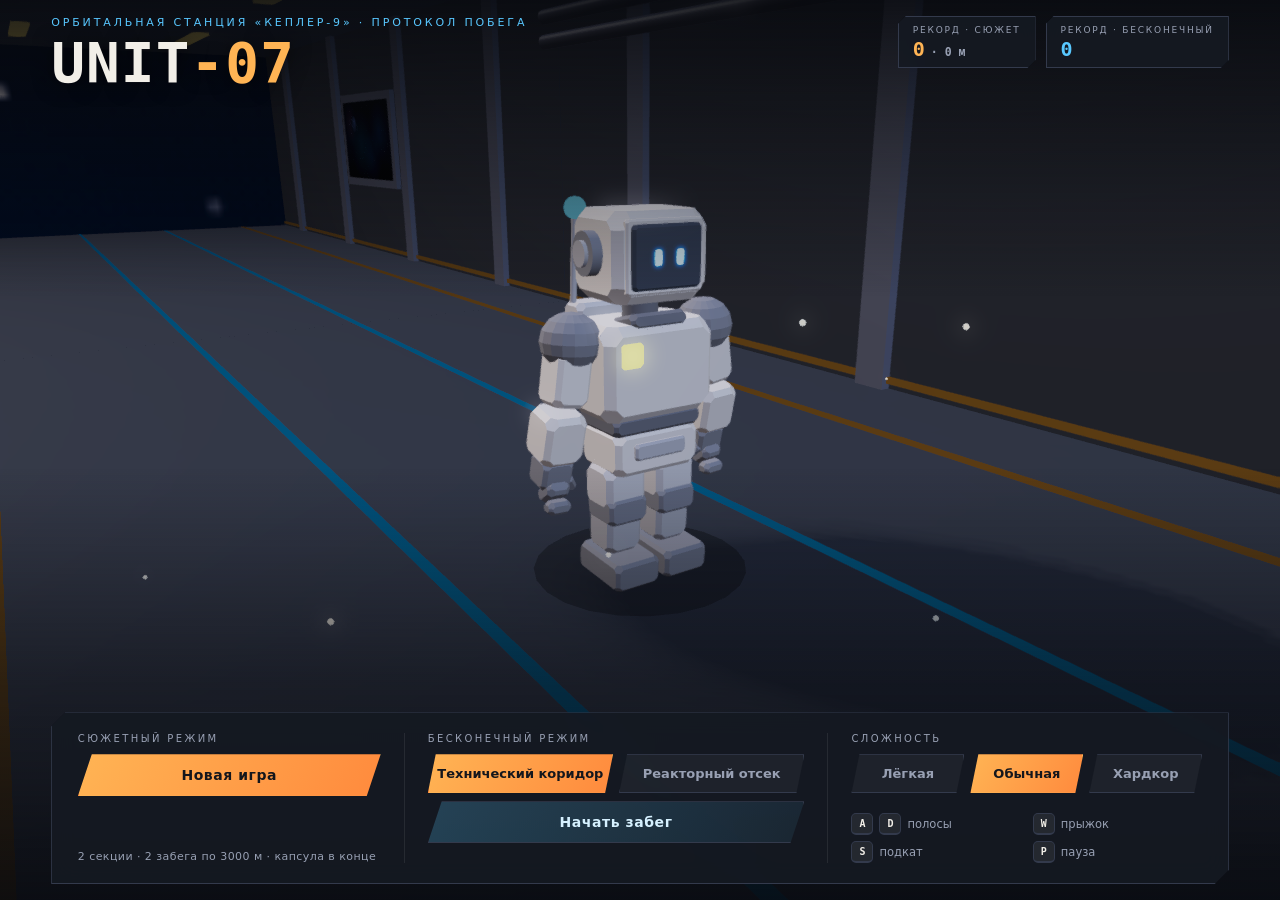
<file: index.html>
<!DOCTYPE html>
<html lang="ru">
<head>
<meta charset="UTF-8">
<meta name="viewport" content="width=device-width, initial-scale=1.0">
<meta name="theme-color" content="#0b0e14">
<link rel="icon" href="data:image/svg+xml,%3Csvg xmlns='http://www.w3.org/2000/svg' viewBox='0 0 24 24'%3E%3Crect width='24' height='24' rx='5' fill='%230b0e14'/%3E%3Crect x='5' y='8' width='14' height='11' rx='2.5' fill='none' stroke='%23ffb454' stroke-width='1.8'/%3E%3Crect x='8.4' y='11.4' width='7.2' height='4.6' rx='1.2' fill='%2359c8ff'/%3E%3Cline x1='12' y1='8' x2='12' y2='4.6' stroke='%23ffb454' stroke-width='1.8'/%3E%3Ccircle cx='12' cy='3.8' r='1.5' fill='%23ffb454'/%3E%3C/svg%3E">
<meta http-equiv="refresh" content="0; url=game.html">
<title>UNIT-07 · Орбитальный забег</title>
<style>
  html, body { height: 100%; margin: 0; overflow: hidden; }
  body {
    background: #0b0e14; color: #98a0b3;
    font: 14px/1.5 "Segoe UI", system-ui, sans-serif;
    display: flex; align-items: center; justify-content: center;
  }
  a { color: #ffb454; }
</style>
<script>location.replace("game.html");</script>
</head>
<body>
<noscript><p>UNIT-07 · Орбитальный забег — <a href="game.html">войти в игру</a>.</p></noscript>
</body>
</html>
</file>
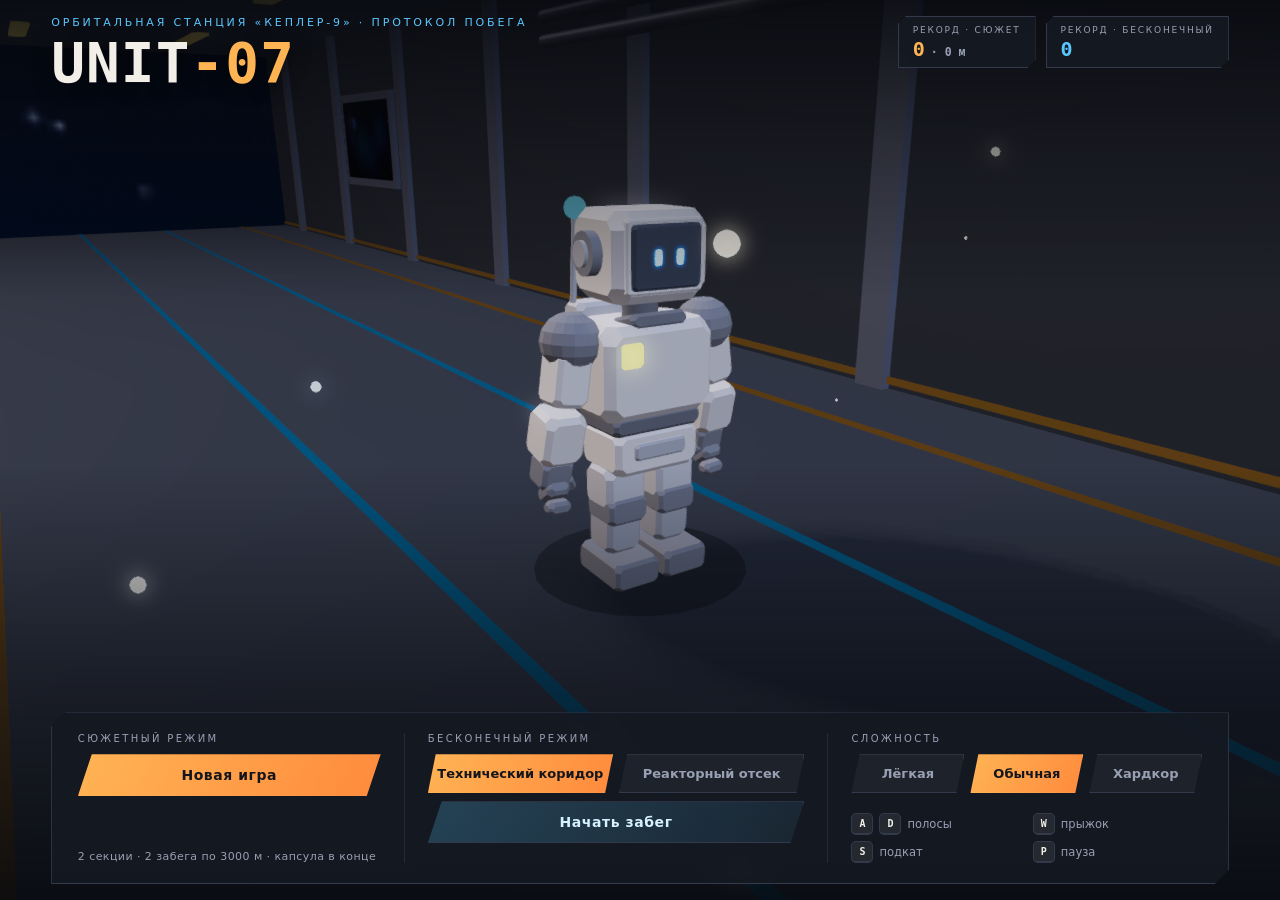
<file: game.html>
<!DOCTYPE html>
<html lang="ru">
<head>
<meta charset="UTF-8">
<meta name="viewport" content="width=device-width, initial-scale=1.0, maximum-scale=1.0, user-scalable=no, viewport-fit=cover">
<meta name="theme-color" content="#0b0e14">
<link rel="icon" href="data:image/svg+xml,%3Csvg xmlns='http://www.w3.org/2000/svg' viewBox='0 0 24 24'%3E%3Crect width='24' height='24' rx='5' fill='%230b0e14'/%3E%3Crect x='5' y='8' width='14' height='11' rx='2.5' fill='none' stroke='%23ffb454' stroke-width='1.8'/%3E%3Crect x='8.4' y='11.4' width='7.2' height='4.6' rx='1.2' fill='%2359c8ff'/%3E%3Cline x1='12' y1='8' x2='12' y2='4.6' stroke='%23ffb454' stroke-width='1.8'/%3E%3Ccircle cx='12' cy='3.8' r='1.5' fill='%23ffb454'/%3E%3C/svg%3E">
<title>UNIT-07 · Орбитальный забег — раннер на BabylonJS</title>
<link rel="stylesheet" href="css/game.css">
</head>
<body>
<canvas id="game"></canvas>

<!-- ======= HUD ======= -->
<div id="hud" aria-hidden="false">
  <div class="hud-left">
    <div class="stat">
      <span class="stat-label">Дистанция</span>
      <span class="stat-value"><b id="distVal">0</b><i>м</i></span>
    </div>
    <div class="stat stat-cells">
      <span class="stat-label">Ячейки</span>
      <span class="stat-value"><svg class="cell-ico" viewBox="0 0 20 20" aria-hidden="true"><path d="M10 1.5 17.4 5.75v8.5L10 18.5 2.6 14.25v-8.5Z" fill="none" stroke="currentColor" stroke-width="1.7"/><circle cx="10" cy="10" r="2.6" fill="currentColor"/></svg><b id="cellVal">0</b></span>
    </div>
    <div class="stat stat-section" id="sectionStat" hidden>
      <span class="stat-label" id="sectionLabel">Секция 1</span>
      <span class="stat-value"><b id="leftVal">3000</b><i>м</i></span>
    </div>
  </div>
  <div class="hud-right">
    <div class="stat stat-best">
      <span class="stat-label">Рекорд</span>
      <span class="stat-value"><b id="bestVal">0</b></span>
    </div>
    <button class="icon-btn" id="soundBtn" title="Звук вкл/выкл" aria-label="Переключить звук">
      <svg viewBox="0 0 24 24" aria-hidden="true"><path class="spk" d="M4 9.5v5h3.6L13 19V5L7.6 9.5H4Z" fill="currentColor"/><path class="wav" d="M16 8.6a4.8 4.8 0 0 1 0 6.8M18.6 6a8.4 8.4 0 0 1 0 12" fill="none" stroke="currentColor" stroke-width="1.8" stroke-linecap="round"/><path class="mut" d="M16.5 9.5l5 5m0-5l-5 5" fill="none" stroke="currentColor" stroke-width="1.9" stroke-linecap="round"/></svg>
    </button>
    <button class="icon-btn" id="pauseBtn" title="Пауза (P)" aria-label="Пауза">
      <svg viewBox="0 0 24 24" aria-hidden="true"><rect x="7" y="5.5" width="3.4" height="13" rx="1" fill="currentColor"/><rect x="13.6" y="5.5" width="3.4" height="13" rx="1" fill="currentColor"/></svg>
    </button>
  </div>
  <div class="hud-speed">
    <span>Скорость</span>
    <div class="speed-track"><div class="speed-fill" id="speedFill"></div></div>
  </div>
  <div id="hint"></div>
  <div class="hud-upgrades" id="hudUpgrades" aria-label="Установленные улучшения" hidden></div>
  <div class="hud-boosts" id="hudBoosts" aria-label="Активные бусты" hidden></div>
</div>

<div id="vignette"></div>
<div id="toast" hidden></div>

<!-- ======= МЕНЮ ======= -->
<div class="overlay menu-overlay" id="menu">
  <header class="menu-top">
    <div class="menu-brand">
      <div class="menu-kicker">Орбитальная станция «Кеплер-9» · протокол побега</div>
      <h1 class="menu-title">UNIT<span>-07</span></h1>
    </div>
    <div class="menu-records">
      <div class="record-chip">
        <span class="record-label">Рекорд · сюжет</span>
        <span class="record-value"><b id="menuBest">0</b><i>· <b id="menuBestDist">0</b> м</i></span>
      </div>
      <div class="record-chip record-endless">
        <span class="record-label">Рекорд · бесконечный</span>
        <span class="record-value"><b id="menuEndlessBest">0</b></span>
      </div>
    </div>
  </header>

  <div class="menu-console">
    <section class="console-card story-card">
      <span class="menu-label">Сюжетный режим</span>
      <div class="btn-col">
        <button class="btn btn-primary" id="continueBtn" hidden>Продолжить<span class="continue-info" id="continueInfo"></span></button>
        <button class="btn btn-ghost" id="startBtn">Новая игра</button>
      </div>
      <p class="story-goal">2 секции · 2 забега по 3000 м · капсула в конце</p>
    </section>

    <section class="console-card endless-card">
      <span class="menu-label">Бесконечный режим</span>
      <div class="seg" id="endlessSeg" role="radiogroup" aria-label="Секция бесконечного режима">
        <button data-section="corridor" role="radio" aria-checked="true" class="on">Технический коридор</button>
        <button data-section="reactor" role="radio" aria-checked="false">Реакторный отсек</button>
      </div>
      <button class="btn btn-cyan" id="endlessBtn">Начать забег</button>
    </section>

    <section class="console-card setup-card">
      <span class="menu-label">Сложность</span>
      <div class="seg" id="diffSeg" role="radiogroup" aria-label="Сложность">
        <button data-diff="easy" role="radio" aria-checked="false">Лёгкая</button>
        <button data-diff="normal" role="radio" aria-checked="true" class="on">Обычная</button>
        <button data-diff="hard" role="radio" aria-checked="false">Хардкор</button>
      </div>
      <div class="controls-guide" id="guideKb">
        <div><kbd>A</kbd><kbd>D</kbd><span>полосы</span></div>
        <div><kbd>W</kbd><span>прыжок</span></div>
        <div><kbd>S</kbd><span>подкат</span></div>
        <div><kbd>P</kbd><span>пауза</span></div>
      </div>
      <div class="controls-guide" id="guideTouch" hidden>
        <div><kbd>←</kbd><kbd>→</kbd><span>полосы</span></div>
        <div><kbd>↑</kbd><span>прыжок</span></div>
        <div><kbd>↓</kbd><span>подкат</span></div>
      </div>
    </section>
  </div>
</div>

<!-- ======= ПАУЗА ======= -->
<div class="overlay" id="pauseOv" hidden>
  <div class="panel small-panel">
    <h2>Пауза</h2>
    <p class="panel-sub">Системы в режиме ожидания.</p>
    <div class="btn-col">
      <button class="btn btn-primary" id="resumeBtn">Продолжить <kbd>P</kbd></button>
      <button class="btn btn-ghost" id="pauseRestartBtn">Заново <kbd>R</kbd></button>
      <button class="btn btn-ghost" id="pauseMenuBtn">В меню</button>
    </div>
  </div>
</div>

<!-- ======= ИТОГИ ======= -->
<div class="overlay" id="overOv" hidden>
  <div class="panel small-panel over-panel">
    <div class="over-kicker">Столкновение зафиксировано</div>
    <h2 class="over-title">Корпус разрушен</h2>
    <div class="over-section" id="overSection" hidden></div>
    <div class="over-stats">
      <div><span>Дистанция</span><b id="overDist">0 м</b></div>
      <div><span>Ячейки</span><b id="overCells">0</b></div>
      <div class="over-score"><span>Счёт</span><b id="overScore">0</b></div>
    </div>
    <div class="over-best">Рекорд: <b id="overBest">0</b><span class="record-badge" id="recordBadge" hidden>Новый рекорд!</span></div>
    <div class="btn-col">
      <button class="btn btn-primary" id="againBtn">Ещё раз <kbd>R</kbd></button>
      <button class="btn btn-ghost" id="overMenuBtn">В меню <kbd>Esc</kbd></button>
    </div>
  </div>
</div>

<!-- ======= СЕРВИСНЫЙ ОТСЕК ======= -->
<div class="overlay center" id="shopOv" hidden>
  <div class="panel small-panel shop-panel">
    <div class="over-kicker shop-kicker">Техническое обслуживание</div>
    <h2>Сервисный отсек</h2>
    <p class="panel-sub" id="shopFlavor"></p>
    <div class="shop-wallet">Энергоячейки: <b id="shopWallet">0</b></div>
    <div class="shop-cards" id="shopCards"></div>
    <div class="btn-col">
      <button class="btn btn-primary" id="shopContinueBtn">Продолжить <kbd>Space</kbd></button>
    </div>
  </div>
</div>

<!-- ======= ШЛЮЗ ======= -->
<div class="overlay center" id="airlockOv" hidden>
  <div class="panel small-panel">
    <div class="over-kicker airlock-kicker">Шлюз</div>
    <h2 id="airlockTitle">Реакторный отсек</h2>
    <p class="panel-sub">Выравнивание давления…</p>
    <div class="btn-col">
      <button class="btn btn-primary" id="airlockBtn">Войти в секцию <kbd>Space</kbd></button>
    </div>
  </div>
</div>

<!-- ======= ПОБЕДА ======= -->
<div class="overlay center" id="victoryOv" hidden>
  <div class="panel small-panel victory-panel">
    <div class="over-kicker victory-kicker">Протокол побега выполнен</div>
    <h2 class="victory-title">Эвакуация завершена</h2>
    <p class="panel-sub victory-line">Капсула стыкуется с транспортником. Где-то там шестеро юнитов его серии — может быть, он их найдёт. А пока — он справился. Как всегда.</p>
    <div class="over-stats">
      <div><span>Счёт</span><b id="victoryScore">0</b></div>
      <div><span>Ячейки</span><b id="victoryCells">0</b></div>
    </div>
    <div class="btn-col">
      <button class="btn btn-primary" id="victoryAgainBtn">Новая игра</button>
      <button class="btn btn-ghost" id="victoryMenuBtn">В меню <kbd>Esc</kbd></button>
    </div>
  </div>
</div>

<div id="loading"><div class="ring"></div><span>Сборка станции…</span></div>
<div id="fatal" hidden></div>

<script src="vendor/babylon.js"></script>
<script src="js/chamfer.js"></script>
<script src="js/robot.js"></script>
<script src="js/game-state.js"></script>
<script src="js/boosts.js"></script>
<script src="js/platforms.js"></script>
<script src="js/game.js"></script>
</body>
</html>
</file>
<file: css/game.css>
/* UNIT-07 · Орбитальный забег — интерфейс игры.
   Палитра наследована от вьювера: графит, фарфор, янтарь, циан. */

:root {
  --bg: #0b0e14;
  --surface: rgba(21, 25, 34, 0.92);
  --surface-2: rgba(31, 36, 48, 0.95);
  --line: #333a4c;
  --text: #f2efe8;
  --muted: #98a0b3;
  --amber: #ffb454;
  --amber-deep: #ff8a3d;
  --cyan: #59c8ff;
  --red: #ff6b6b;
  --chamfer: 14px;
  --font: "Segoe UI", system-ui, -apple-system, Roboto, "Helvetica Neue", Arial, sans-serif;
  --mono: "Cascadia Code", Consolas, "SF Mono", Menlo, monospace;
}

* { margin: 0; padding: 0; box-sizing: border-box; }
[hidden] { display: none !important; }
html, body { height: 100%; overflow: hidden; }
body {
  background: var(--bg);
  color: var(--text);
  font-family: var(--font);
  -webkit-user-select: none; user-select: none;
  -webkit-tap-highlight-color: transparent;
  overscroll-behavior: none;
}

#game {
  position: fixed; inset: 0;
  width: 100%; height: 100%;
  display: block; outline: none;
  touch-action: none;
}

/* ---------- кастомные скроллбары ---------- */
.panel::-webkit-scrollbar { width: 8px; }
.panel::-webkit-scrollbar-track { background: rgba(255,255,255,.04); }
.panel::-webkit-scrollbar-thumb {
  background: linear-gradient(180deg, var(--amber), var(--amber-deep));
  border-radius: 4px;
}
.panel { scrollbar-width: thin; scrollbar-color: var(--amber-deep) rgba(255,255,255,.05); }

/* ---------- HUD ---------- */
#hud {
  position: fixed; inset: 0;
  pointer-events: none;
  z-index: 10;
  padding: max(14px, env(safe-area-inset-top)) max(16px, env(safe-area-inset-right)) max(14px, env(safe-area-inset-bottom)) max(16px, env(safe-area-inset-left));
  opacity: 0;
  transition: opacity .4s ease;
}
#hud.on { opacity: 1; }

.hud-left, .hud-right {
  position: absolute; top: max(14px, env(safe-area-inset-top));
  display: flex; gap: 18px; align-items: flex-start;
}
.hud-left { left: max(16px, env(safe-area-inset-left)); }
.hud-right { right: max(16px, env(safe-area-inset-right)); align-items: center; }

.stat { display: flex; flex-direction: column; gap: 2px; }
.stat-label {
  font-size: 10px; letter-spacing: .22em; text-transform: uppercase;
  color: var(--muted);
}
.stat-value {
  font-family: var(--mono); font-size: 26px; font-weight: 700;
  line-height: 1; display: flex; align-items: baseline; gap: 5px;
  text-shadow: 0 2px 12px rgba(0,0,0,.65);
}
.stat-value i { font-style: normal; font-size: 13px; color: var(--muted); }
.stat-cells .stat-value { color: var(--cyan); align-items: center; }
.stat-cells .stat-value.pulse { animation: cellPulse .35s ease; }
@keyframes cellPulse { 30% { transform: scale(1.22); filter: brightness(1.6); } }
.cell-ico { width: 17px; height: 17px; }
.stat-best .stat-value { font-size: 17px; color: var(--amber); }
.stat-best { align-items: flex-end; margin-right: 6px; }

.icon-btn {
  pointer-events: auto;
  width: 46px; height: 46px;
  display: grid; place-items: center;
  background: var(--surface);
  border: 1px solid var(--line);
  color: var(--text);
  cursor: pointer;
  clip-path: polygon(9px 0, 100% 0, 100% calc(100% - 9px), calc(100% - 9px) 100%, 0 100%, 0 9px);
  transition: background .15s, color .15s, transform .1s;
}
.icon-btn:hover { background: var(--surface-2); color: var(--amber); }
.icon-btn:active { transform: scale(.93); }
.icon-btn svg { width: 22px; height: 22px; }
#soundBtn .mut { display: none; }
#soundBtn.muted .wav { display: none; }
#soundBtn.muted .mut { display: block; }
#soundBtn.muted { color: var(--muted); }
#pauseBtn:disabled { opacity: .35; pointer-events: none; }

.hud-speed {
  position: absolute; left: max(16px, env(safe-area-inset-left));
  bottom: max(16px, env(safe-area-inset-bottom));
  display: flex; flex-direction: column; gap: 5px;
}
.hud-speed span {
  font-size: 9px; letter-spacing: .24em; text-transform: uppercase; color: var(--muted);
}
.speed-track {
  width: 150px; height: 5px;
  background: rgba(255,255,255,.09);
  clip-path: polygon(2px 0, 100% 0, calc(100% - 2px) 100%, 0 100%);
  overflow: hidden;
}
.speed-fill {
  height: 100%; width: 100%;
  background: linear-gradient(90deg, var(--cyan), var(--amber) 70%, var(--amber-deep));
  transform-origin: left; transform: scaleX(0);
  transition: transform .25s linear;
}

#hint {
  position: absolute; left: 50%; bottom: max(18px, env(safe-area-inset-bottom));
  transform: translateX(-50%);
  font-size: 12.5px; color: var(--muted);
  background: rgba(11,14,20,.55);
  padding: 7px 16px;
  border: 1px solid rgba(255,255,255,.07);
  clip-path: polygon(8px 0, 100% 0, calc(100% - 8px) 100%, 0 100%);
  white-space: nowrap;
  transition: opacity .8s ease;
}
#hint.fade { opacity: 0; }
#hint b { color: var(--text); font-weight: 600; }

/* ---------- HUD: панель купленных улучшений ---------- */
.hud-upgrades {
  position: absolute; right: max(16px, env(safe-area-inset-right));
  bottom: max(16px, env(safe-area-inset-bottom));
  display: flex; gap: 8px;
}
.up-chip {
  display: flex; align-items: center; gap: 6px;
  padding: 7px 10px;
  background: var(--surface);
  border: 1px solid var(--line);
  backdrop-filter: blur(8px); -webkit-backdrop-filter: blur(8px);
  clip-path: polygon(7px 0, 100% 0, 100% calc(100% - 7px), calc(100% - 7px) 100%, 0 100%, 0 7px);
}
.up-chip svg { width: 18px; height: 18px; flex: none; color: var(--amber); }
.up-chip b {
  font: 700 15px/1 var(--mono); color: var(--text);
  min-width: 9px; text-align: center;
  text-shadow: 0 2px 10px rgba(0,0,0,.6);
}
.up-chip.armor svg, .up-chip.armor b { color: var(--cyan); }
.up-chip.armor.empty { border-color: rgba(255,107,107,.45); }
.up-chip.armor.empty b { color: var(--red); }
.up-chip.pop { animation: chipIn .35s cubic-bezier(.2,1.4,.4,1); }
.up-chip.pulse { animation: chipPulse .45s ease; }
@keyframes chipIn { from { opacity: 0; transform: translateY(10px) scale(.7); } }
@keyframes chipPulse { 30% { transform: scale(1.14); filter: brightness(1.6); } }

/* ---------- HUD: активные бусты (ряд над панелью улучшений) ---------- */
.hud-boosts {
  position: absolute; right: max(16px, env(safe-area-inset-right));
  bottom: calc(max(16px, env(safe-area-inset-bottom)) + 42px);
  display: flex; gap: 8px;
}
.boost-chip {
  display: flex; align-items: center; gap: 6px;
  padding: 7px 10px;
  background: var(--surface);
  border: 1px solid var(--line);
  backdrop-filter: blur(8px); -webkit-backdrop-filter: blur(8px);
  clip-path: polygon(7px 0, 100% 0, 100% calc(100% - 7px), calc(100% - 7px) 100%, 0 100%, 0 7px);
  filter: drop-shadow(0 0 5px currentColor);
}
.boost-chip svg { width: 18px; height: 18px; flex: none; }
.boost-chip b {
  font: 700 15px/1 var(--mono); color: inherit;
  min-width: 9px; text-align: center;
  text-shadow: 0 2px 10px rgba(0,0,0,.6);
}
.boost-chip.pop { animation: chipIn .35s cubic-bezier(.2,1.4,.4,1); }
.boost-chip.pulse { animation: chipPulse .45s ease; }

/* ---------- вспышка урона / тост ---------- */
#vignette {
  position: fixed; inset: 0; z-index: 9; pointer-events: none;
  background: radial-gradient(ellipse at center, transparent 42%, rgba(255,60,50,.55) 100%);
  opacity: 0; transition: opacity .5s ease;
}
#vignette.hit { opacity: 1; transition: opacity .06s ease; }

#toast {
  position: fixed; left: 50%; top: 24%;
  transform: translateX(-50%);
  z-index: 12; pointer-events: none;
  font-family: var(--mono); font-size: clamp(22px, 4.5vw, 40px); font-weight: 700;
  letter-spacing: .14em;
  color: var(--text);
  text-shadow: 0 0 24px rgba(255,180,84,.55), 0 2px 10px rgba(0,0,0,.7);
  padding: 10px 30px;
  background: rgba(11,14,20,.5);
  border: 1px solid rgba(255,180,84,.35);
  clip-path: polygon(var(--chamfer) 0, 100% 0, calc(100% - var(--chamfer)) 100%, 0 100%);
  animation: toastIn .3s ease;
}
#toast.cyan { color: var(--cyan); border-color: rgba(89,200,255,.4); text-shadow: 0 0 24px rgba(89,200,255,.55), 0 2px 10px rgba(0,0,0,.7); }
@keyframes toastIn { from { opacity: 0; transform: translateX(-50%) scale(.8); } }

/* ---------- оверлеи ---------- */
.overlay {
  position: fixed; inset: 0; z-index: 20;
  display: flex; align-items: center;
  background: linear-gradient(100deg, rgba(8,10,16,.88) 0%, rgba(8,10,16,.55) 46%, rgba(8,10,16,.12) 100%);
  animation: ovIn .35s ease;
}
.overlay[hidden] { display: none; }
@keyframes ovIn { from { opacity: 0; } }

.panel {
  background: var(--surface);
  border: 1px solid var(--line);
  backdrop-filter: blur(10px);
  -webkit-backdrop-filter: blur(10px);
  clip-path: polygon(var(--chamfer) 0, 100% 0, 100% calc(100% - var(--chamfer)), calc(100% - var(--chamfer)) 100%, 0 100%, 0 var(--chamfer));
  padding: 34px 38px;
  max-height: calc(100vh - 32px);
  overflow-y: auto;
}
.small-panel {
  margin: 0 auto; width: min(430px, calc(100vw - 36px));
  text-align: center;
}
.overlay.center { background: rgba(8,10,16,.72); justify-content: center; }

/* ---------- стартовое меню: консоль на всю ширину, без прокрутки ---------- */
.menu-overlay {
  flex-direction: column; align-items: stretch; justify-content: space-between;
  overflow: hidden;
  gap: clamp(8px, 1.5vh, 18px);
  padding: max(16px, env(safe-area-inset-top)) clamp(16px, 4vw, 56px) max(16px, env(safe-area-inset-bottom));
  background: linear-gradient(180deg,
    rgba(7,9,14,.88) 0%, rgba(7,9,14,.45) 15%, rgba(7,9,14,0) 33%,
    rgba(7,9,14,0) 52%, rgba(7,9,14,.55) 76%, rgba(7,9,14,.9) 100%);
}
.menu-top { display: flex; justify-content: space-between; align-items: flex-start; gap: 16px; animation: menuTopIn .45s ease both; }
@keyframes menuTopIn { from { opacity: 0; transform: translateY(-10px); } }
.menu-kicker {
  font-size: clamp(9px, 1.1vw, 11px); letter-spacing: .26em; text-transform: uppercase;
  color: var(--cyan); margin-bottom: 7px;
}
.menu-title {
  font-family: var(--mono);
  font-size: clamp(30px, 4.6vw, 56px);
  font-weight: 800; line-height: .95; letter-spacing: .02em;
  text-shadow: 0 2px 20px rgba(0,0,0,.65);
}
.menu-title span { color: var(--amber); }

.menu-records { display: flex; gap: 10px; }
.record-chip {
  display: flex; flex-direction: column; gap: 4px;
  min-width: 132px; padding: 8px 14px;
  background: var(--surface); border: 1px solid var(--line);
  backdrop-filter: blur(8px); -webkit-backdrop-filter: blur(8px);
  clip-path: polygon(8px 0, 100% 0, 100% calc(100% - 8px), calc(100% - 8px) 100%, 0 100%, 0 8px);
}
.record-label {
  font-size: 9px; letter-spacing: .2em; text-transform: uppercase;
  color: var(--muted); white-space: nowrap;
}
.record-value {
  display: flex; align-items: baseline; gap: 6px;
  font: 700 20px/1 var(--mono); color: var(--amber);
}
.record-value i { font: 600 11.5px var(--mono); font-style: normal; color: var(--muted); }
.record-endless .record-value { color: var(--cyan); }

.menu-console {
  width: min(1560px, 100%); margin-inline: auto;
  display: grid; grid-template-columns: minmax(230px, 1fr) minmax(300px, 1.3fr) minmax(280px, 1.15fr);
  background: var(--surface); border: 1px solid var(--line);
  backdrop-filter: blur(12px); -webkit-backdrop-filter: blur(12px);
  clip-path: polygon(var(--chamfer) 0, 100% 0, 100% calc(100% - var(--chamfer)), calc(100% - var(--chamfer)) 100%, 0 100%, 0 var(--chamfer));
  padding: clamp(14px, 2.2vh, 22px) clamp(16px, 2vw, 28px);
  animation: menuConsoleIn .5s cubic-bezier(.2, .9, .3, 1) both;
}
@keyframes menuConsoleIn { from { opacity: 0; transform: translateY(16px); } }
.menu-console .btn:focus-visible, .menu-console .seg button:focus-visible { outline: 2px solid var(--cyan); outline-offset: -3px; }
@media (prefers-reduced-motion: reduce) {
  .menu-top, .menu-console, .story-card .btn-primary, .btn-cyan,
  .up-chip.pop, .up-chip.pulse, .boost-chip.pop, .boost-chip.pulse, .shop-card.bought { animation: none; }
}
.console-card { display: flex; flex-direction: column; min-width: 0; padding: 0 clamp(14px, 1.8vw, 28px); }
.console-card:first-child { padding-left: 0; }
.console-card:last-child { padding-right: 0; }
.console-card + .console-card { border-left: 1px solid rgba(255,255,255,.08); }
.menu-label {
  display: block; font-size: 10px; letter-spacing: .24em; text-transform: uppercase;
  color: var(--muted); margin-bottom: clamp(7px, 1.2vh, 10px);
}
.menu-console .btn { width: 100%; padding: 12px 18px; font-size: 14px; }
.menu-console .btn-col { margin-top: 0; gap: 8px; }
.menu-console .seg { margin-bottom: 8px; }
.menu-console kbd { min-width: 22px; height: 22px; font-size: 10px; padding: 0 5px; }
.story-card .btn-primary { animation: amberPulse 2.6s ease-in-out infinite; }
.story-goal { margin-top: auto; padding-top: 10px; font-size: 11px; letter-spacing: .04em; color: var(--muted); }
@keyframes amberPulse {
  0%, 100% { filter: drop-shadow(0 0 2px rgba(255,138,61,.2)); }
  50% { filter: drop-shadow(0 0 14px rgba(255,138,61,.55)); }
}
.btn-cyan {
  color: #d6f1ff;
  background: linear-gradient(120deg, rgba(89,200,255,.24), rgba(89,200,255,.08));
  border-color: rgba(89,200,255,.55);
  animation: cyanPulse 2.8s ease-in-out infinite;
}
.btn-cyan:hover { border-color: var(--cyan); background: linear-gradient(120deg, rgba(89,200,255,.34), rgba(89,200,255,.14)); }
@keyframes cyanPulse {
  0%, 100% { filter: drop-shadow(0 0 2px rgba(89,200,255,.15)); }
  50% { filter: drop-shadow(0 0 12px rgba(89,200,255,.45)); }
}

.seg { display: flex; gap: 6px; }
.seg button {
  flex: 1; padding: 11px 6px;
  font: 600 13px var(--font);
  color: var(--muted);
  background: rgba(255,255,255,.045);
  border: 1px solid var(--line);
  cursor: pointer;
  clip-path: polygon(8px 0, 100% 0, calc(100% - 8px) 100%, 0 100%);
  transition: color .15s, background .15s;
}
.seg button:hover { color: var(--text); }
.seg button.on {
  color: #14161c;
  background: linear-gradient(120deg, var(--amber), var(--amber-deep));
  border-color: transparent;
}

.controls-guide { display: grid; grid-template-columns: 1fr 1fr; gap: 6px 12px; margin-top: clamp(8px, 1.4vh, 12px); }
.controls-guide > div { display: flex; align-items: center; gap: 6px; font-size: 11.5px; color: var(--muted); white-space: nowrap; }
#guideTouch { display: flex; flex-wrap: wrap; gap: 6px 14px; }
kbd {
  font: 700 11px var(--mono);
  min-width: 26px; height: 26px;
  display: inline-flex; align-items: center; justify-content: center;
  padding: 0 6px;
  color: var(--text);
  background: rgba(255,255,255,.07);
  border: 1px solid var(--line);
  border-bottom-width: 2.5px;
  border-radius: 5px;
}
.btn kbd { margin-left: 8px; background: rgba(0,0,0,.18); border-color: rgba(0,0,0,.25); color: inherit; }

.btn {
  pointer-events: auto;
  font: 700 15px var(--font);
  letter-spacing: .04em;
  padding: 14px 26px;
  border: 1px solid var(--line);
  cursor: pointer;
  clip-path: polygon(var(--chamfer) 0, 100% 0, calc(100% - var(--chamfer)) 100%, 0 100%);
  transition: filter .15s, transform .1s, background .15s;
  display: inline-flex; align-items: center; justify-content: center;
}
.btn:active { transform: scale(.97); }
.btn-primary {
  color: #14161c;
  background: linear-gradient(120deg, var(--amber), var(--amber-deep));
  border-color: transparent;
}
.btn-primary:hover { filter: brightness(1.1); }
.btn-ghost { color: var(--text); background: rgba(255,255,255,.05); }
.btn-ghost:hover { background: rgba(255,255,255,.1); }
.btn-col { display: flex; flex-direction: column; gap: 10px; margin-top: 22px; }

.small-panel h2 { font-size: 30px; letter-spacing: .06em; margin-bottom: 6px; }
.panel-sub { color: var(--muted); font-size: 13.5px; }

.over-kicker { font-size: 10.5px; letter-spacing: .26em; text-transform: uppercase; color: var(--red); margin-bottom: 8px; }
.over-title { color: var(--red); margin-bottom: 20px; }
.over-stats {
  display: grid; grid-template-columns: 1fr 1fr; gap: 10px;
  text-align: left; margin-bottom: 14px;
}
.over-stats > div {
  background: rgba(255,255,255,.045);
  border: 1px solid var(--line);
  padding: 12px 14px;
  clip-path: polygon(8px 0, 100% 0, calc(100% - 8px) 100%, 0 100%);
}
.over-stats span { display: block; font-size: 10px; letter-spacing: .2em; text-transform: uppercase; color: var(--muted); margin-bottom: 5px; }
.over-stats b { font: 700 22px var(--mono); }
.over-score { grid-column: 1 / -1; border-color: rgba(255,180,84,.4) !important; }
.over-score b { color: var(--amber); font-size: 30px; }
.over-best { font-size: 13.5px; color: var(--muted); }
.over-best b { color: var(--text); font-family: var(--mono); }
.record-badge {
  display: inline-block; margin-left: 10px;
  font: 700 11px var(--font); letter-spacing: .1em; text-transform: uppercase;
  color: #14161c; background: var(--cyan);
  padding: 4px 10px;
  clip-path: polygon(6px 0, 100% 0, calc(100% - 6px) 100%, 0 100%);
  animation: badgePop .5s cubic-bezier(.2,1.6,.4,1);
}
@keyframes badgePop { from { transform: scale(0); } }

/* ---------- сервисный отсек / шлюз / победа ---------- */
/* шире прочих панелей: сетка 2×2 карточек с иконками и уровнями */
#shopOv .panel { width: min(560px, calc(100vw - 36px)); }
.shop-kicker { color: var(--cyan); }
.shop-wallet { font: 700 15px var(--mono); color: var(--amber); margin: 14px 0; }
.shop-cards { display: grid; grid-template-columns: 1fr 1fr; gap: 10px; text-align: left; }
.shop-card {
  display: flex; flex-direction: column; gap: 6px;
  min-width: 0;
  background: rgba(255,255,255,.045);
  border: 1px solid var(--line);
  padding: 12px 14px;
  clip-path: polygon(8px 0, 100% 0, calc(100% - 8px) 100%, 0 100%);
}
.shop-head { display: flex; align-items: center; gap: 8px; }
.shop-ico { display: inline-flex; flex: none; color: var(--amber); }
.shop-ico svg { width: 22px; height: 22px; }
.shop-card.armor .shop-ico { color: var(--cyan); }
.shop-head h3 { flex: 1; min-width: 0; overflow-wrap: break-word; }
.shop-card h3 { font-size: 14px; letter-spacing: .04em; }
.shop-lvl { font: 700 10.5px var(--mono); letter-spacing: .02em; color: var(--muted); white-space: nowrap; margin-left: auto; }
.shop-lvl.has { color: var(--cyan); }
.shop-lvl.max { color: var(--amber); }
.shop-lvl.stock { color: var(--cyan); }
.shop-lvl.stock.zero { color: var(--red); }
.shop-card.bought { animation: cardBought .55s ease; }
@keyframes cardBought { 25% { filter: brightness(1.45); border-color: var(--amber); } }
.shop-card p { font-size: 11.5px; color: var(--muted); line-height: 1.4; }
.shop-pips { display: flex; gap: 4px; align-items: center; }
.pip { width: 16px; height: 5px; background: rgba(255,255,255,.12); }
.pip.on { background: var(--cyan); box-shadow: 0 0 8px rgba(89,200,255,.6); }
.shop-buy {
  margin-top: auto;
  font: 700 12px var(--font); letter-spacing: .04em;
  padding: 8px 10px;
  color: #14161c;
  background: linear-gradient(120deg, var(--amber), var(--amber-deep));
  border: none; cursor: pointer;
  clip-path: polygon(6px 0, 100% 0, calc(100% - 6px) 100%, 0 100%);
  transition: filter .15s;
}
.shop-buy:not(:disabled):hover { filter: brightness(1.1); }
.shop-buy:disabled { background: rgba(255,255,255,.08); color: var(--muted); cursor: default; }
.airlock-kicker { color: var(--amber); }
.victory-kicker { color: var(--cyan); }
.victory-title { color: var(--cyan); margin-bottom: 12px; }
.victory-line { margin-bottom: 16px; line-height: 1.5; }
.over-section { font-size: 12px; letter-spacing: .14em; text-transform: uppercase; color: var(--muted); margin-bottom: 14px; }
.continue-info { display: block; font: 600 10px var(--mono); opacity: .85; margin-top: 3px; letter-spacing: .02em; }
#continueBtn { flex-direction: column; gap: 0; }
.stat-section .stat-value { font-size: 17px; }

/* ---------- загрузка / ошибка ---------- */
#loading {
  position: fixed; inset: 0; z-index: 50;
  display: flex; flex-direction: column; gap: 18px;
  align-items: center; justify-content: center;
  background: var(--bg);
  color: var(--muted); font-size: 13px; letter-spacing: .18em; text-transform: uppercase;
  transition: opacity .5s ease;
}
#loading.done { opacity: 0; pointer-events: none; }
.ring {
  width: 46px; height: 46px;
  border: 3px solid rgba(255,180,84,.15);
  border-top-color: var(--amber);
  border-radius: 50%;
  animation: spin 1s linear infinite;
}
@keyframes spin { to { transform: rotate(360deg); } }

#fatal {
  position: fixed; inset: 0; z-index: 60;
  display: flex; align-items: center; justify-content: center;
  background: var(--bg); color: var(--red);
  font-size: 15px; padding: 30px; text-align: center;
}
#fatal[hidden] { display: none; }

/* ---------- адаптив меню ---------- */
@media (max-width: 1100px) {
  .menu-console { grid-template-columns: 1fr 1.2fr; }
  .menu-console .setup-card {
    grid-column: 1 / -1; flex-direction: row; align-items: center; flex-wrap: wrap;
    gap: 8px 16px; margin-top: clamp(10px, 1.6vh, 16px);
    padding: clamp(10px, 1.6vh, 16px) 0 0;
    border-left: none; border-top: 1px solid rgba(255,255,255,.08);
  }
  .setup-card .menu-label { margin: 0; }
  .setup-card .seg { flex: 1; min-width: 240px; margin-bottom: 0; }
  .setup-card .controls-guide { display: flex; flex-wrap: wrap; gap: 6px 14px; margin-top: 0; }
}

/* ---------- мобильные ---------- */
@media (max-width: 700px) {
  .overlay:not(.menu-overlay) { align-items: flex-end; background: linear-gradient(0deg, rgba(8,10,16,.92) 0%, rgba(8,10,16,.6) 55%, rgba(8,10,16,.15) 100%); }
  .small-panel { margin: 0 auto 12vh; }
  .overlay.center { align-items: center; }
  .stat-value { font-size: 21px; }
  .stat-best .stat-value { font-size: 14px; }
  .hud-left, .hud-right { gap: 12px; }
  .icon-btn { width: 42px; height: 42px; }
  .speed-track { width: 110px; }
  .hud-upgrades { gap: 6px; }
  .up-chip { padding: 6px 8px; gap: 5px; }
  .up-chip svg { width: 16px; height: 16px; }
  .up-chip b { font-size: 13px; }
  .hud-boosts { gap: 6px; bottom: calc(max(16px, env(safe-area-inset-bottom)) + 38px); }
  .boost-chip { padding: 6px 8px; gap: 5px; }
  .boost-chip svg { width: 16px; height: 16px; }
  .boost-chip b { font-size: 13px; }
  #hint { font-size: 11px; bottom: max(52px, calc(env(safe-area-inset-bottom) + 44px)); }
  #shopOv .panel { width: 100%; margin: 0 auto 6vh; padding: 24px 20px; }

  .menu-overlay {
    padding-left: 14px; padding-right: 14px;
    background: linear-gradient(180deg,
      rgba(7,9,14,.85) 0%, rgba(7,9,14,.4) 13%, rgba(7,9,14,0) 28%,
      rgba(7,9,14,0) 42%, rgba(7,9,14,.6) 64%, rgba(7,9,14,.92) 100%);
  }
  .menu-top { flex-direction: column; gap: 10px; }
  .menu-title { font-size: 32px; }
  .menu-records { width: 100%; }
  .record-chip { flex: 1; min-width: 0; padding: 6px 12px; }
  .record-endless { flex: 1.45; }
  .record-label { font-size: 8.5px; letter-spacing: .12em; max-width: 100%; overflow: hidden; text-overflow: ellipsis; }
  .record-value { font-size: 16px; }
  .menu-console { grid-template-columns: 1fr; width: 100%; padding: 14px 16px calc(14px + env(safe-area-inset-bottom)); }
  .console-card { padding: 0; }
  .console-card + .console-card { border-left: none; border-top: 1px solid rgba(255,255,255,.07); margin-top: 12px; padding-top: 12px; }
  .menu-console .setup-card { flex-direction: column; align-items: stretch; gap: 0; }
  .setup-card .menu-label { margin-bottom: 8px; }
  .setup-card .seg { flex: none; min-width: 0; }
  .story-card .btn-col { flex-direction: row; }
  .story-card .btn-col.has-save { display: grid; grid-template-columns: 1fr 1fr; }
  .story-card .btn-col .btn { flex: 1; }
  .menu-console .btn { padding: 11px 14px; font-size: 13.5px; }
  .seg button { padding: 9px 6px; font-size: 12px; }
  .controls-guide { display: flex; flex-wrap: wrap; gap: 5px 12px; margin-top: 9px; }
  .controls-guide > div { font-size: 10.5px; }
}
/* узкие телефоны: рекорд уступает место секции (виден в меню и итогах),
   компактные метки HUD не пересекаются с кнопками */
@media (max-width: 480px) {
  .stat-best { display: none; }
  .hud-left, .hud-right { gap: 10px; }
  .stat-label { font-size: 9px; letter-spacing: .14em; }
  .stat-value { font-size: 18px; }
  .stat-section .stat-value { font-size: 15px; }
}
@media (max-width: 420px) {
  .shop-cards { grid-template-columns: 1fr; }
  .speed-track { width: 90px; }
  .hud-upgrades { gap: 5px; }
  .up-chip { padding: 5px 7px; }
  .up-chip svg { width: 15px; height: 15px; }
  .up-chip b { font-size: 12px; }
  .hud-boosts { gap: 5px; bottom: calc(max(16px, env(safe-area-inset-bottom)) + 34px); }
  .boost-chip { padding: 5px 7px; }
  .boost-chip svg { width: 15px; height: 15px; }
  .boost-chip b { font-size: 12px; }
}
@media (max-width: 360px) {
  .hud-left, .hud-right { gap: 8px; }
  .stat-label { font-size: 8.5px; letter-spacing: .12em; }
}

/* ---------- низкие экраны (ландшафт телефона, маленькие окна) ---------- */
@media (max-height: 620px) {
  .menu-overlay { gap: 8px; padding-top: max(10px, env(safe-area-inset-top)); padding-bottom: max(10px, env(safe-area-inset-bottom)); }
  .menu-kicker { display: none; }
  .menu-title { font-size: 26px; }
  .record-chip { min-width: 0; padding: 5px 10px; gap: 2px; }
  .record-label { font-size: 8px; letter-spacing: .14em; }
  .record-value { font-size: 14px; }
  .record-value i { font-size: 10px; }
  .controls-guide, #guideTouch { display: none; }
  .story-goal { display: none; }
  .menu-console { padding: 10px 16px; }
  .menu-label { font-size: 9px; margin-bottom: 6px; }
  .menu-console .btn { padding: 9px 12px; font-size: 13px; }
  .menu-console .seg { margin-bottom: 6px; }
  .seg button { padding: 7px 6px; font-size: 11.5px; }
  .console-card + .console-card { margin-top: 8px; padding-top: 8px; }
  .menu-console .setup-card { margin-top: 8px; padding-top: 8px; }
  .small-panel { margin-bottom: 4vh; }
}
@media (max-height: 620px) and (min-width: 700px) {
  .menu-top { flex-direction: row; align-items: center; }
  .menu-records { width: auto; }
  .menu-console { grid-template-columns: 1fr 1.2fr 1.1fr; }
  .console-card { padding: 0 clamp(12px, 1.6vw, 24px); }
  .console-card:first-child { padding-left: 0; }
  .console-card:last-child { padding-right: 0; }
  .console-card + .console-card { border-top: none; border-left: 1px solid rgba(255,255,255,.08); margin-top: 0; padding-top: 0; }
  .menu-console .setup-card { grid-column: auto; flex-direction: column; align-items: stretch; gap: 0; margin-top: 0; padding-top: 0; border-top: none; }
  .setup-card .seg { flex: none; min-width: 0; }
}
</file>
